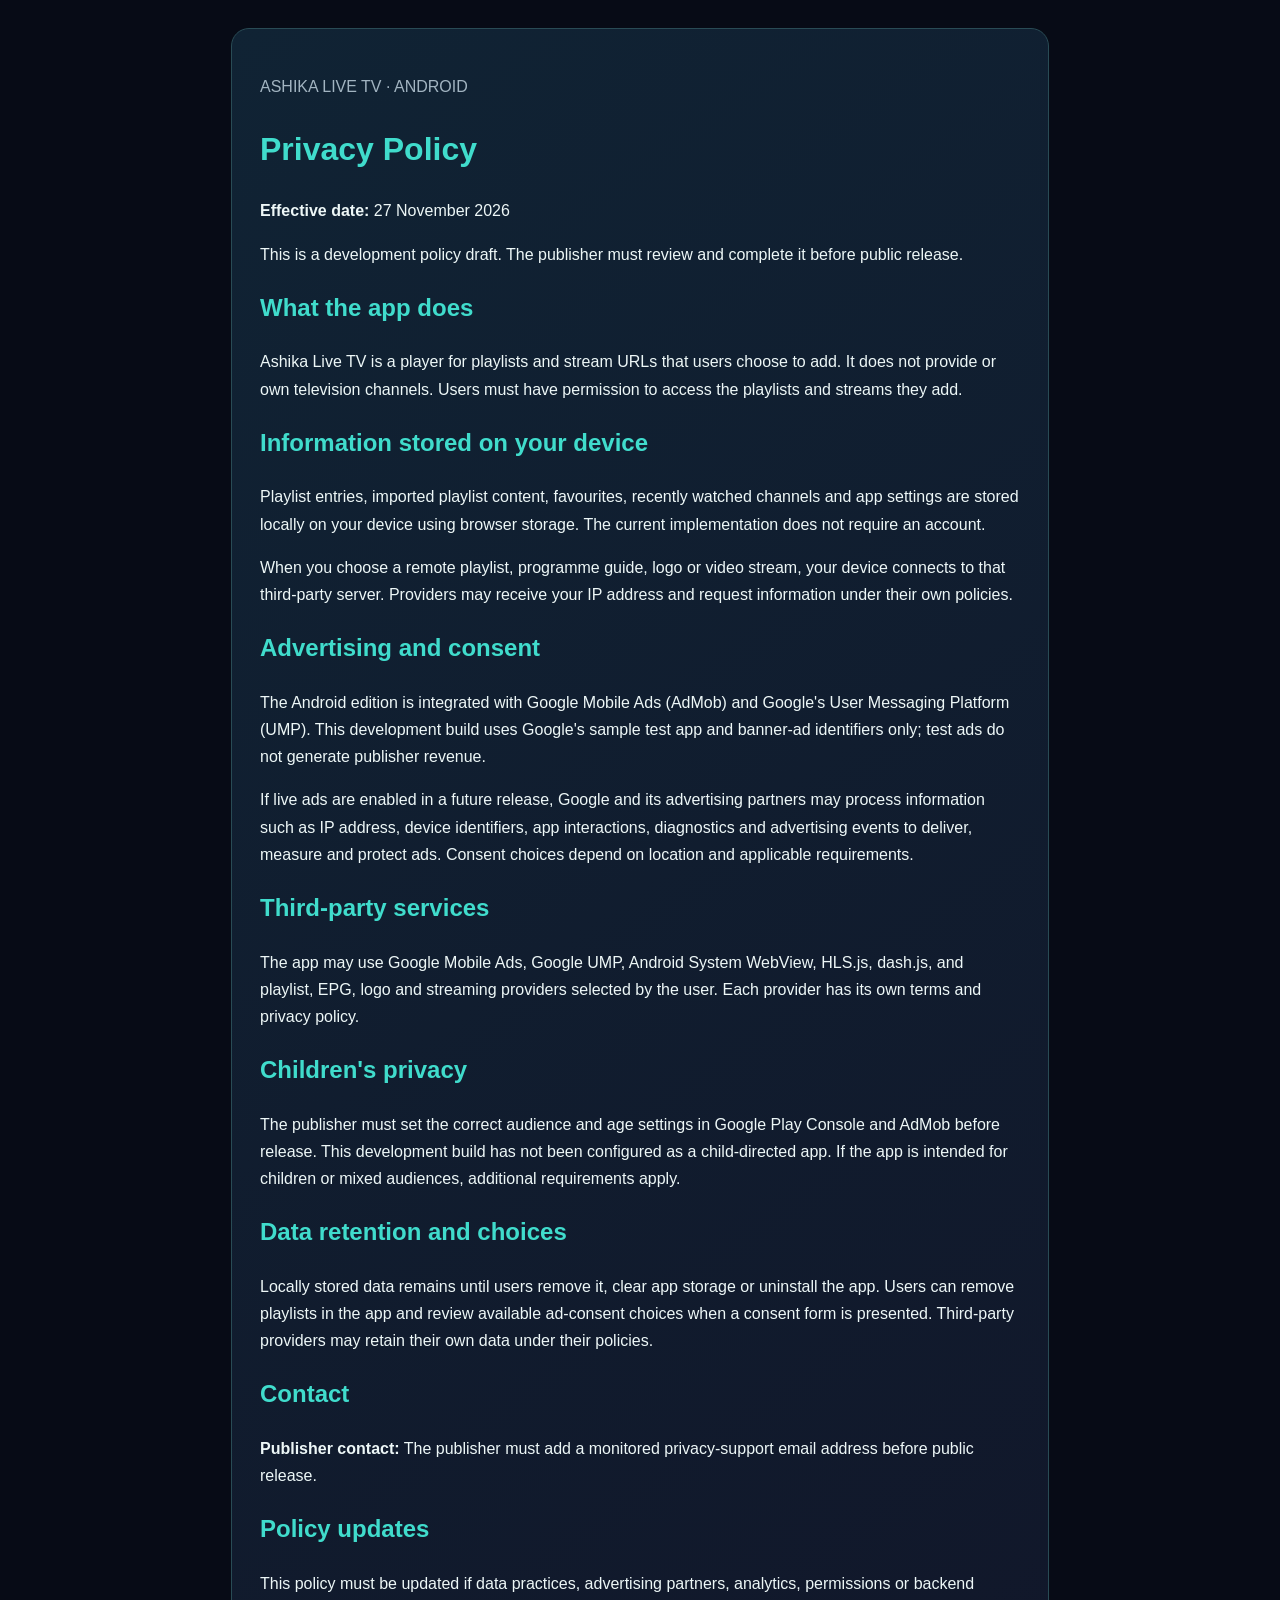
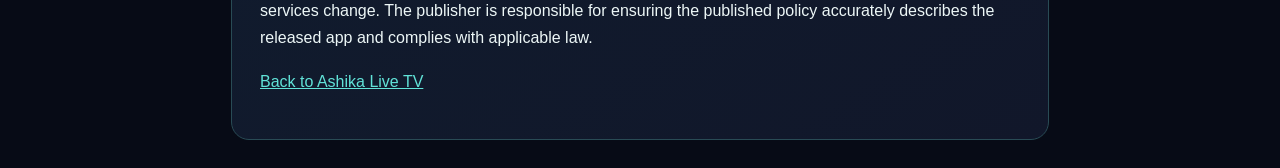
<file: privacy-policy.html>
<!doctype html>
<html lang="en">
<head>
<meta charset="utf-8">
<meta name="viewport" content="width=device-width,initial-scale=1">
<meta name="theme-color" content="#07151f">
<title>Ashika Live TV — Privacy Policy</title>
<style>
:root{color-scheme:dark}body{margin:0;padding:28px 18px;background:#070b16;color:#edf7f7;font:16px/1.7 Arial,sans-serif}
main{max-width:760px;margin:auto;padding:28px;border:1px solid #294b55;border-radius:18px;background:linear-gradient(145deg,#102334,#11172a)}
h1,h2{color:#40dccc}small,.muted{color:#a2b4c1}a{color:#61e3d8}
</style>
</head>
<body><main>
<p class="muted">ASHIKA LIVE TV · ANDROID</p>
<h1>Privacy Policy</h1>
<p><strong>Effective date:</strong> 27 November 2026</p>
<p>This is a development policy draft. The publisher must review and complete it before public release.</p>
<h2>What the app does</h2>
<p>Ashika Live TV is a player for playlists and stream URLs that users choose to add. It does not provide or own television channels. Users must have permission to access the playlists and streams they add.</p>
<h2>Information stored on your device</h2>
<p>Playlist entries, imported playlist content, favourites, recently watched channels and app settings are stored locally on your device using browser storage. The current implementation does not require an account.</p>
<p>When you choose a remote playlist, programme guide, logo or video stream, your device connects to that third-party server. Providers may receive your IP address and request information under their own policies.</p>
<h2>Advertising and consent</h2>
<p>The Android edition is integrated with Google Mobile Ads (AdMob) and Google's User Messaging Platform (UMP). This development build uses Google's sample test app and banner-ad identifiers only; test ads do not generate publisher revenue.</p>
<p>If live ads are enabled in a future release, Google and its advertising partners may process information such as IP address, device identifiers, app interactions, diagnostics and advertising events to deliver, measure and protect ads. Consent choices depend on location and applicable requirements.</p>
<h2>Third-party services</h2>
<p>The app may use Google Mobile Ads, Google UMP, Android System WebView, HLS.js, dash.js, and playlist, EPG, logo and streaming providers selected by the user. Each provider has its own terms and privacy policy.</p>
<h2>Children's privacy</h2>
<p>The publisher must set the correct audience and age settings in Google Play Console and AdMob before release. This development build has not been configured as a child-directed app. If the app is intended for children or mixed audiences, additional requirements apply.</p>
<h2>Data retention and choices</h2>
<p>Locally stored data remains until users remove it, clear app storage or uninstall the app. Users can remove playlists in the app and review available ad-consent choices when a consent form is presented. Third-party providers may retain their own data under their policies.</p>
<h2>Contact</h2>
<p><strong>Publisher contact:</strong> The publisher must add a monitored privacy-support email address before public release.</p>
<h2>Policy updates</h2>
<p>This policy must be updated if data practices, advertising partners, analytics, permissions or backend services change. The publisher is responsible for ensuring the published policy accurately describes the released app and complies with applicable law.</p>
<p><a href="index.html">Back to Ashika Live TV</a></p>
</main></body></html>
</file>
